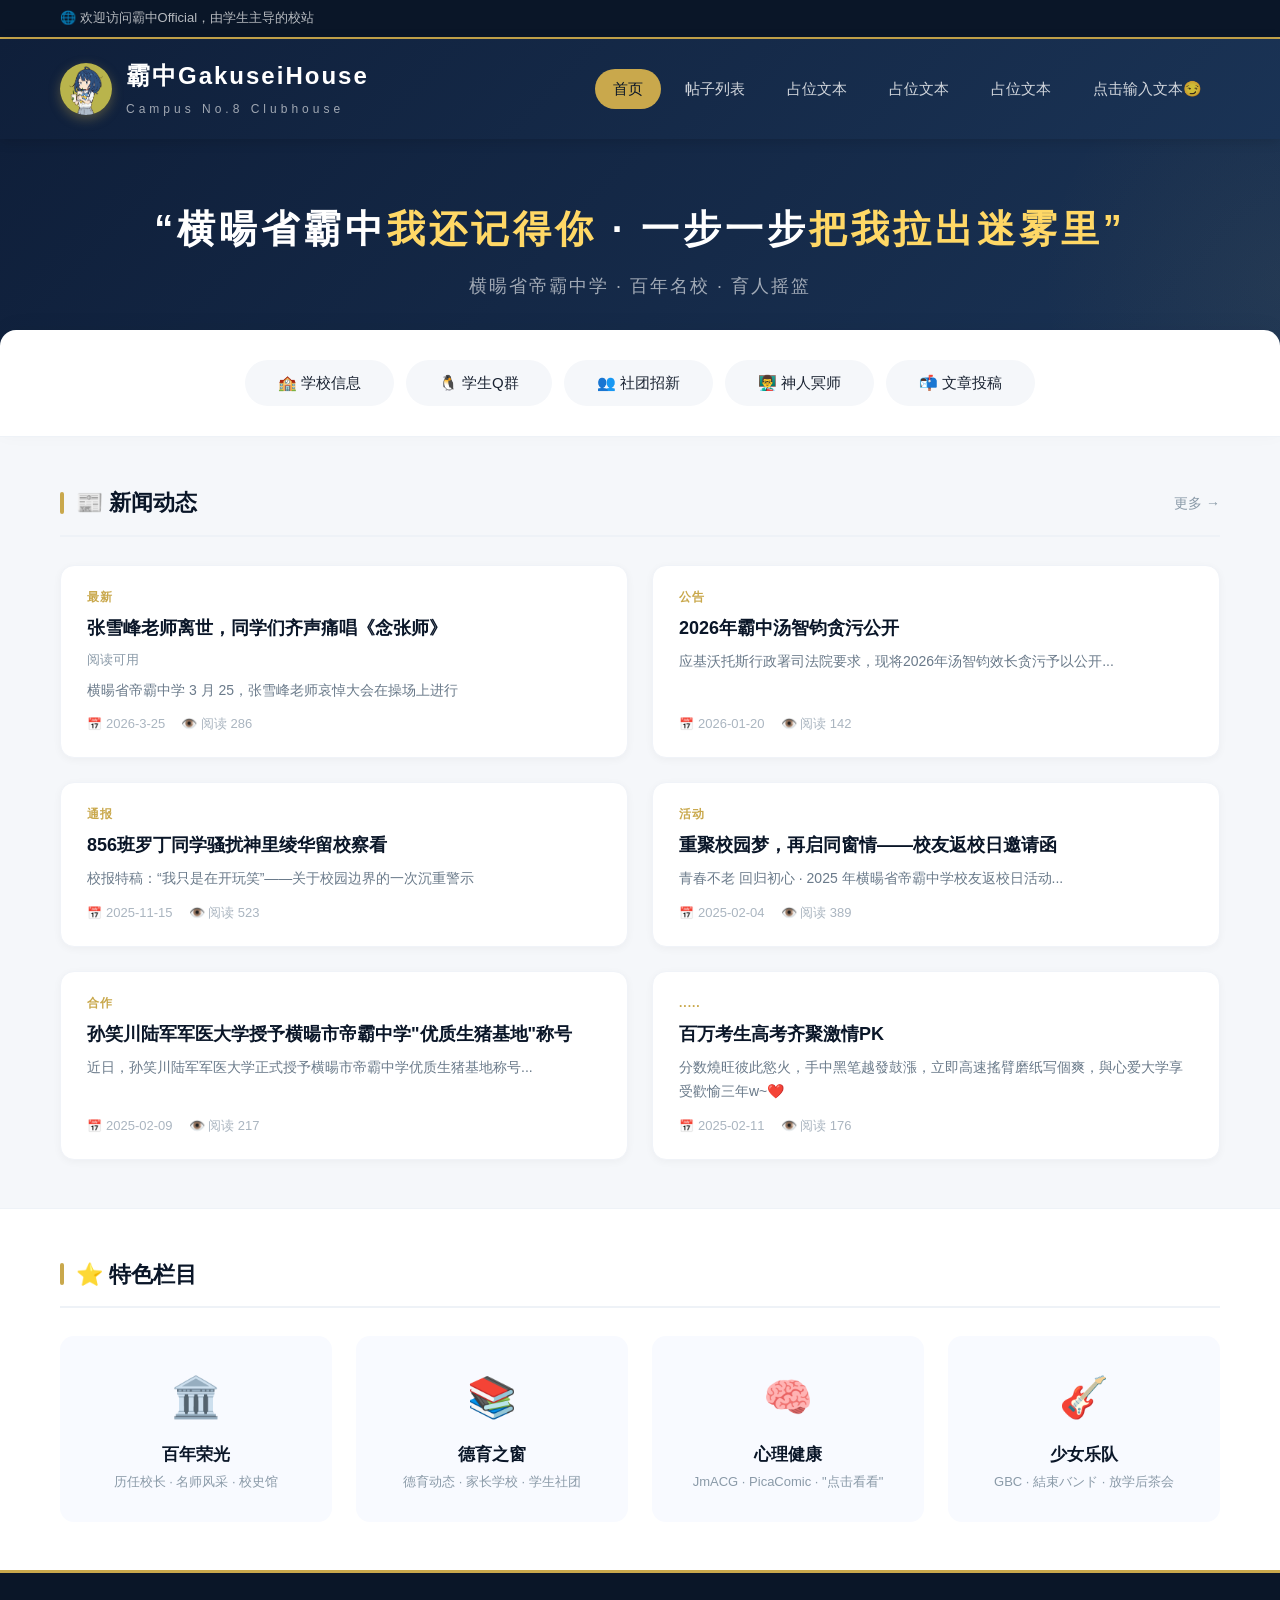
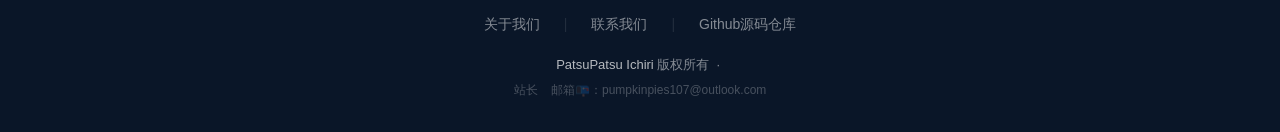
<file: index.html>
<!DOCTYPE html>
<html lang="zh-CN">
<head>
    <meta charset="UTF-8">
    <meta name="viewport" content="width=device-width, initial-scale=1.0">
    <title>霸中GakuseiHouse</title>
    
<link rel="stylesheet" href="css/general.css">
<link rel="stylesheet" href="css/index.css">
    
</head>
<body>

    <!-- ===== 顶部栏 ===== -->
    <div class="top-bar">
        <div class="container">
            <span>🌐 欢迎访问霸中Official，由学生主导的校站</span>
        </div>
    </div>

    <!-- ===== 头部 ===== -->
    <header class="header">
        <div class="container">
            <div class="logo">
                <!-- 图片 Logo: 请将 logo 图片放在同目录下，命名为 logo.png (或修改 src 路径) -->
                <div class="logo-icon">
                    <img src="logo.png" alt="霸中GakuseiHouse Logo">
                </div>
                <div class="logo-text">
                    <h1>霸中GakuseiHouse</h1>
                    <span>Campus No.8 Clubhouse</span>
                </div>
            </div>
            <nav class="nav">
                <a href="nothing.html" class="active">首页</a>
                <a href="nothing.html">帖子列表</a>
                <a href="nothing.html">占位文本</a>
                <a href="nothing.html">占位文本</a>
                <a href="nothing.html">占位文本</a>
                <a href="nothing.html">点击输入文本😏</a>
            </nav>
        </div>
    </header>

    <!-- ===== Banner ===== -->
    <section class="banner">
        <div class="container">
            <h2>“横暘省霸中<em>我还记得你</em> · 一步一步<em>把我拉出迷雾里”</em></h2>
            <p>横暘省帝霸中学 · 百年名校 · 育人摇篮</p>
        </div>
    </section>

    <!-- ===== 快捷入口 ===== -->
    <div class="quick-links">
        <div class="container">
            <ul>
                <li><a href="nothing.html">🏫 学校信息</a></li>
                <li><a href="nothing.html">🐧 学生Q群</a></li>
                <li><a href="nothing.html">👥 社团招新</a></li>
                <li><a href="nothing.html">👨‍🏫 神人冥师</a></li>
                <li><a href="nothing.html">📬 文章投稿</a></li>

            </ul>
        </div>
    </div>

    <!-- ===== 新闻动态 ===== -->
    <section class="section">
        <div class="container">
            <div class="section-title">
                <h3>📰 新闻动态</h3>
                <a href="nothing.html" class="more">更多 →</a>
            </div>

            <div class="news-grid">
                <!-- 卡片 1 -->
                <div class="news-card">
                    <span class="tag">最新</span>
                    <div class="title"><a href="./articles/article0001.html">张雪峰老师离世，同学们齐声痛唱《念张师》</a></div>
                    <span style="font-size: 13px; color: #8a9aa8;">阅读可用</span>
                    <!-- 临时调试用-->
                    
                    <div class="desc">横暘省帝霸中学 3 月 25，张雪峰老师哀悼大会在操场上进行</div>
                    <div class="meta">
                        <span class="date">2026-3-25</span>
                        <span>👁️ 阅读 286</span>
                    </div>
                </div>

                <!-- 卡片 2 -->
                <div class="news-card">
                    <span class="tag">公告</span>
                    <div class="title"><a href="nothing.html">2026年霸中汤智钧贪污公开</a></div>
                    <div class="desc">应基沃托斯行政署司法院要求，现将2026年汤智钧效长贪污予以公开...</div>
                    <div class="meta">
                        <span class="date">2026-01-20</span>
                        <span>👁️ 阅读 142</span>
                    </div>
                </div>

                <!-- 卡片 3 -->
                <div class="news-card">
                    <span class="tag">通报</span>
                    <div class="title"><a href="nothing.html">856班罗丁同学骚扰神里绫华留校察看</a></div>
                    <div class="desc">校报特稿：“我只是在开玩笑”——关于校园边界的一次沉重警示</div>
                    <div class="meta">
                        <span class="date">2025-11-15</span>
                        <span>👁️ 阅读 523</span>
                    </div>
                </div>

                <!-- 卡片 4 -->
                <div class="news-card">
                    <span class="tag">活动</span>
                    <div class="title"><a href="nothing.html">重聚校园梦，再启同窗情——校友返校日邀请函</a></div>
                    <div class="desc">青春不老 回归初心 · 2025 年横暘省帝霸中学校友返校日活动...</div>
                    <div class="meta">
                        <span class="date">2025-02-04</span>
                        <span>👁️ 阅读 389</span>
                    </div>
                </div>

                <!-- 卡片 5 -->
                <div class="news-card">
                    <span class="tag">合作</span>
                    <div class="title"><a href="nothing.html">孙笑川陆军军医大学授予横暘市帝霸中学"优质生猪基地"称号</a></div>
                    <div class="desc">近日，孙笑川陆军军医大学正式授予横暘市帝霸中学优质生猪基地称号...</div>
                    <div class="meta">
                        <span class="date">2025-02-09</span>
                        <span>👁️ 阅读 217</span>
                    </div>
                </div>

                <!-- 卡片 6 -->
                <div class="news-card">
                    <span class="tag">.....</span>
                    <div class="title"><a href="nothing.html">百万考生高考齐聚激情PK</a></div>
                    <div class="desc">分数燒旺彼此慾火，手中黑笔越發鼓漲，立即高速搖臂磨纸写個爽，與心爱大学享受歡愉三年w~❤️</div>
                    <div class="meta">
                        <span class="date">2025-02-11</span>
                        <span>👁️ 阅读 176</span>
                    </div>
                </div>
            </div>
        </div>
    </section>

    <!-- ===== 特色栏目 ===== -->
    <section class="features">
        <div class="container">
            <div class="section-title">
                <h3>⭐ 特色栏目</h3>
            </div>
            <div class="features-grid">
                <div class="feature-item">
                    <span class="icon">🏛️</span>
                    <h4>百年荣光</h4>
                    <p>历任校长 · 名师风采 · 校史馆</p>
                </div>
                <div class="feature-item">
                    <span class="icon">📚</span>
                    <h4>德育之窗</h4>
                    <p>德育动态 · 家长学校 · 学生社团</p>
                </div>
                <div class="feature-item">
                    <span class="icon">🧠</span>
                    <h4><a href="https://www.studytimes.cn/whjy/202606/t20260605_88150.html" style="text-decoration: none; color: inherit;">心理健康</a></h4>
                    <p>JmACG · PicaComic · "点击看看"</p>
                </div>
                <div class="feature-item">
                    <span class="icon">🎸</span>
                    <h4>少女乐队</h4>
                    <p>GBC · 結束バンド · 放学后茶会</p>
                </div>
            </div>
        </div>
    </section>

    <!-- ===== 底部 ===== -->
    <footer class="footer">
        <div class="container">
            <div class="footer-links">
                <a href="nothing.html">关于我们</a>
                <span class="split">|</span>
                <a href="nothing.html">联系我们</a>
                <span class="split">|</span>
                <a href="https://github.com/PatsuPatsu-Ichiri/PatsuPatsu-Ichiri.github.io">Github源码仓库</a>
            </div>
            <div class="copy">
                <p>
                    <span class="highlight">PatsuPatsu Ichiri</span> 版权所有 &nbsp;·&nbsp;
                </p>

                <p style="margin-top:4px; font-size:12px; color:rgba(255,255,255,0.25);">
                    站长 &nbsp;&nbsp; 邮箱📭：pumpkinpies107@outlook.com
                </p>
            </div>
        </div>
    </footer>

</body>
</html>
</file>
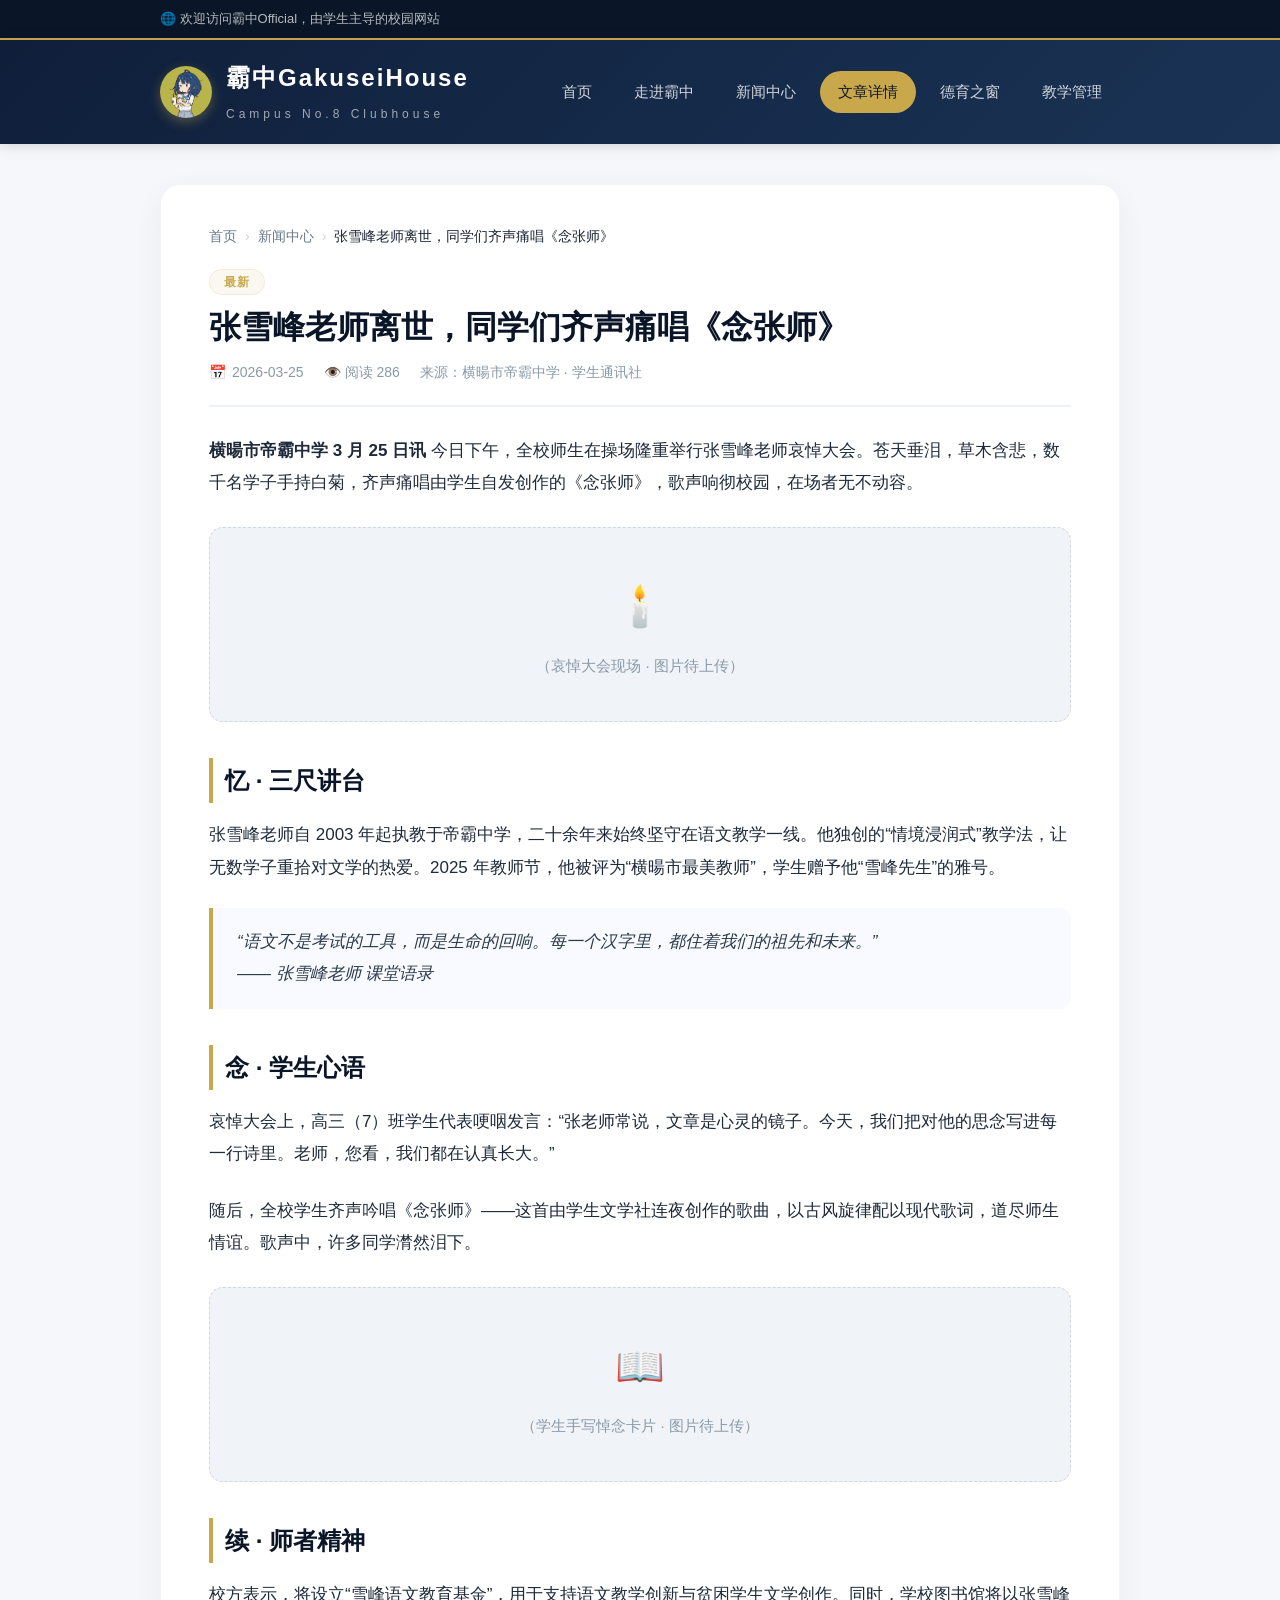
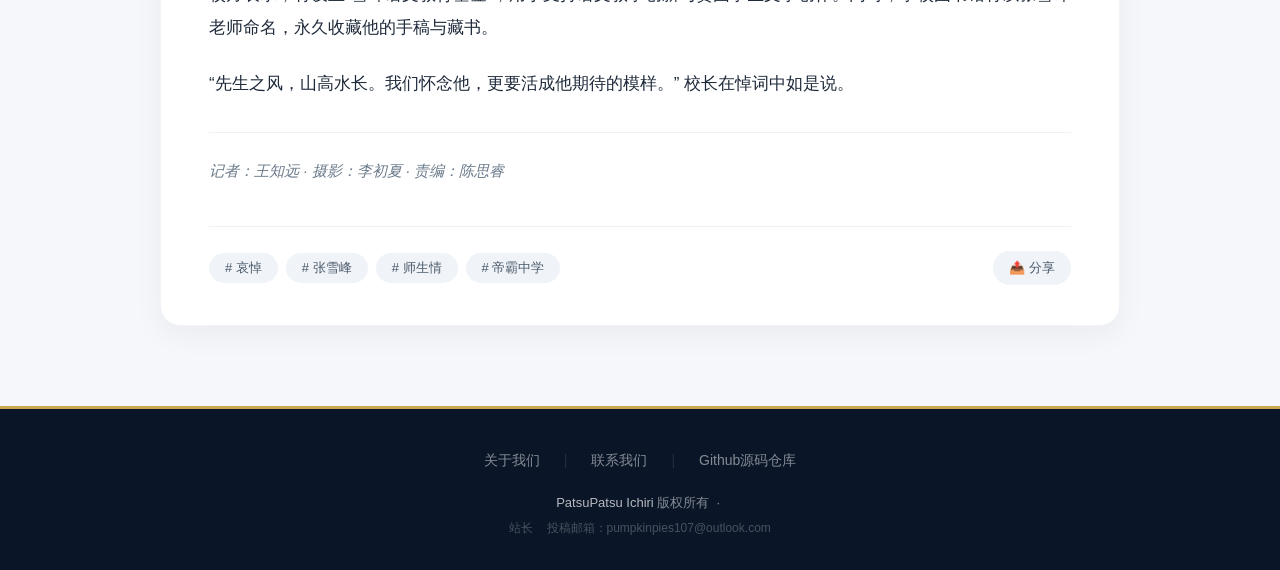
<file: articles/article0001.html>
<!DOCTYPE html>
<html lang="zh-CN">
<head>
    <meta charset="UTF-8">
    <meta name="viewport" content="width=device-width, initial-scale=1.0">
    <title>文章详情 · 霸中GakuseiHouse</title>
    <style>
        /* ===== 全局重置 & 基础 ===== */
        * {
            margin: 0;
            padding: 0;
            box-sizing: border-box;
        }

        body {
            font-family: "PingFang SC", "Microsoft YaHei", "Helvetica Neue", Arial, sans-serif;
            background: #f5f7fa;
            color: #1a2332;
            line-height: 1.7;
        }

        a {
            text-decoration: none;
            color: inherit;
        }

        ul {
            list-style: none;
        }

        .container {
            max-width: 1000px;
            margin: 0 auto;
            padding: 0 20px;
        }

        /* ===== 顶部栏 ===== */
        .top-bar {
            background: #0a1628;
            color: rgba(255, 255, 255, 0.7);
            font-size: 13px;
            padding: 8px 0;
            border-bottom: 2px solid #c9a84c;
        }

        .top-bar .container {
            display: flex;
            justify-content: space-between;
            align-items: center;
            flex-wrap: wrap;
            gap: 8px;
        }

        .top-bar a {
            color: rgba(255, 255, 255, 0.7);
            transition: color 0.2s;
        }
        .top-bar a:hover {
            color: #ffd866;
        }

        .top-bar .split {
            color: rgba(255, 255, 255, 0.2);
            margin: 0 10px;
        }

        .top-bar .right {
            display: flex;
            align-items: center;
            gap: 6px;
            flex-wrap: wrap;
        }

        /* ===== 头部 ===== */
        .header {
            background: linear-gradient(135deg, #0f1f3a 0%, #1a3355 100%);
            padding: 18px 0;
            box-shadow: 0 2px 12px rgba(0, 0, 0, 0.15);
            position: sticky;
            top: 0;
            z-index: 100;
        }

        .header .container {
            display: flex;
            justify-content: space-between;
            align-items: center;
            flex-wrap: wrap;
            gap: 16px;
        }

        .logo {
            display: flex;
            align-items: center;
            gap: 14px;
        }

        .logo-icon {
            width: 52px;
            height: 52px;
            flex-shrink: 0;
            border-radius: 50%;
            overflow: hidden;
            box-shadow: 0 4px 12px rgba(201, 168, 76, 0.35);
            background: #0a1628;
            display: flex;
            align-items: center;
            justify-content: center;
        }

        .logo-icon img {
            width: 100%;
            height: 100%;
            object-fit: cover;
            display: block;
        }

        .logo-text {
            color: #fff;
        }
        .logo-text h1 {
            font-size: 24px;
            font-weight: 700;
            letter-spacing: 2px;
        }
        .logo-text span {
            font-size: 12px;
            color: rgba(255, 255, 255, 0.6);
            letter-spacing: 4px;
        }

        /* ===== 导航 ===== */
        .nav {
            display: flex;
            gap: 6px;
            flex-wrap: wrap;
        }

        .nav a {
            color: rgba(255, 255, 255, 0.8);
            padding: 8px 18px;
            border-radius: 30px;
            font-size: 15px;
            font-weight: 500;
            transition: all 0.25s;
            position: relative;
        }

        .nav a:hover,
        .nav a.active {
            background: rgba(201, 168, 76, 0.18);
            color: #ffd866;
        }

        .nav a.active {
            background: #c9a84c;
            color: #0a1628;
        }

        /* ===== 文章详情主体 ===== */
        .article-wrapper {
            padding: 40px 0 60px;
        }

        .article-card {
            background: #ffffff;
            border-radius: 20px;
            box-shadow: 0 8px 30px rgba(0, 0, 0, 0.05);
            padding: 40px 48px;
            border: 1px solid #f0f3f8;
            transition: all 0.2s;
        }

        /* 面包屑 */
        .breadcrumb {
            font-size: 14px;
            color: #8a9aa8;
            margin-bottom: 18px;
            display: flex;
            align-items: center;
            gap: 8px;
            flex-wrap: wrap;
        }

        .breadcrumb a {
            color: #6a7a8a;
            transition: color 0.2s;
        }
        .breadcrumb a:hover {
            color: #c9a84c;
        }
        .breadcrumb .sep {
            color: #d0d7e0;
        }
        .breadcrumb .current {
            color: #1a2332;
            font-weight: 500;
        }

        /* 文章标题区 */
        .article-header {
            border-bottom: 2px solid #eef2f7;
            padding-bottom: 20px;
            margin-bottom: 28px;
        }

        .article-header .tag {
            display: inline-block;
            font-size: 12px;
            font-weight: 600;
            color: #c9a84c;
            letter-spacing: 1px;
            text-transform: uppercase;
            background: rgba(201, 168, 76, 0.08);
            padding: 2px 14px;
            border-radius: 30px;
            margin-bottom: 12px;
            border: 1px solid rgba(201, 168, 76, 0.15);
        }

        .article-header h1 {
            font-size: 32px;
            font-weight: 700;
            color: #0a1628;
            line-height: 1.3;
            margin-bottom: 12px;
        }

        .article-meta {
            display: flex;
            flex-wrap: wrap;
            align-items: center;
            gap: 20px;
            font-size: 14px;
            color: #8a9aa8;
        }

        .article-meta .date {
            display: flex;
            align-items: center;
            gap: 6px;
        }
        .article-meta .date::before {
            content: "📅";
            font-size: 14px;
        }
        .article-meta .views {
            display: flex;
            align-items: center;
            gap: 4px;
        }
        .article-meta .views::before {
            content: "👁️";
            font-size: 14px;
        }

        /* 正文内容 */
        .article-body {
            font-size: 17px;
            color: #1e2a3a;
            line-height: 1.9;
        }

        .article-body p {
            margin-bottom: 24px;
        }

        .article-body h2 {
            font-size: 24px;
            font-weight: 700;
            margin: 36px 0 16px;
            color: #0a1628;
            padding-left: 12px;
            border-left: 4px solid #c9a84c;
        }

        .article-body h3 {
            font-size: 20px;
            font-weight: 600;
            margin: 28px 0 12px;
            color: #0f1f3a;
        }

        .article-body blockquote {
            background: #f8faff;
            border-left: 4px solid #c9a84c;
            padding: 18px 24px;
            margin: 24px 0;
            border-radius: 0 12px 12px 0;
            color: #2a3a4a;
            font-style: italic;
        }

        .article-body ul,
        .article-body ol {
            margin: 16px 0 24px 24px;
        }

        .article-body li {
            margin-bottom: 8px;
        }

        .article-body .img-placeholder {
            background: #f0f3f8;
            border-radius: 14px;
            padding: 40px 20px;
            text-align: center;
            color: #8a9aa8;
            border: 1px dashed #d0d7e0;
            margin: 28px 0;
            font-size: 15px;
        }

        .article-body .img-placeholder i {
            font-style: normal;
            display: block;
            font-size: 40px;
            margin-bottom: 8px;
        }

        /* 文章底部信息 */
        .article-footer {
            margin-top: 40px;
            padding-top: 24px;
            border-top: 1px solid #eef2f7;
            display: flex;
            justify-content: space-between;
            align-items: center;
            flex-wrap: wrap;
            gap: 16px;
        }

        .article-footer .tags {
            display: flex;
            gap: 8px;
            flex-wrap: wrap;
        }

        .article-footer .tags span {
            background: #f0f3f8;
            padding: 4px 16px;
            border-radius: 30px;
            font-size: 13px;
            color: #4a5a6a;
        }

        .article-footer .share {
            display: flex;
            gap: 12px;
            align-items: center;
        }

        .article-footer .share a {
            display: inline-block;
            padding: 6px 16px;
            border-radius: 30px;
            background: #f0f3f8;
            font-size: 13px;
            color: #4a5a6a;
            transition: all 0.2s;
        }

        .article-footer .share a:hover {
            background: #0a1628;
            color: #ffd866;
        }

        /* ===== 底部 ===== */
        .footer {
            background: #0a1628;
            color: rgba(255, 255, 255, 0.5);
            padding: 40px 0 30px;
            text-align: center;
            font-size: 14px;
            border-top: 3px solid #c9a84c;
            margin-top: 20px;
        }

        .footer .footer-links {
            display: flex;
            justify-content: center;
            gap: 24px;
            flex-wrap: wrap;
            margin-bottom: 18px;
        }

        .footer .footer-links a {
            color: rgba(255, 255, 255, 0.5);
            transition: color 0.2s;
        }
        .footer .footer-links a:hover {
            color: #ffd866;
        }

        .footer .footer-links .split {
            color: rgba(255, 255, 255, 0.1);
        }

        .footer .copy {
            font-size: 13px;
            line-height: 1.8;
        }

        .footer .copy .highlight {
            color: rgba(255, 255, 255, 0.7);
        }

        /* ===== 响应式 ===== */
        @media (max-width: 768px) {
            .header .container {
                flex-direction: column;
                align-items: stretch;
                gap: 12px;
            }
            .logo {
                justify-content: center;
            }
            .nav {
                justify-content: center;
            }

            .article-card {
                padding: 24px 20px;
            }

            .article-header h1 {
                font-size: 24px;
            }

            .article-body {
                font-size: 16px;
            }

            .article-meta {
                gap: 12px;
                font-size: 13px;
            }

            .top-bar .container {
                flex-direction: column;
                text-align: center;
            }
        }

        @media (max-width: 480px) {
            .logo-icon {
                width: 40px;
                height: 40px;
            }
            .logo-text h1 {
                font-size: 18px;
            }
            .logo-text span {
                font-size: 10px;
            }
            .nav a {
                padding: 6px 12px;
                font-size: 13px;
            }
            .article-card {
                padding: 16px 14px;
            }
            .article-header h1 {
                font-size: 20px;
            }
            .article-body {
                font-size: 15px;
            }
            .article-footer {
                flex-direction: column;
                align-items: flex-start;
            }
        }
    </style>
</head>
<body>

    <!-- ===== 顶部栏 ===== -->
    <div class="top-bar">
        <div class="container">
            <span>🌐 欢迎访问霸中Official，由学生主导的校园网站</span>
        </div>
    </div>

    <!-- ===== 头部 ===== -->
    <header class="header">
        <div class="container">
            <div class="logo">
                <div class="logo-icon">
                    <img src="../logo.png" alt="霸中GakuseiHouse Logo">
                </div>
                <div class="logo-text">
                    <h1>霸中GakuseiHouse</h1>
                    <span>Campus No.8 Clubhouse</span>
                </div>
            </div>
            <nav class="nav">
                <a href="nothing.html">首页</a>
                <a href="nothing.html">走进霸中</a>
                <a href="nothing.html">新闻中心</a>
                <a href="nothing.html" class="active">文章详情</a>
                <a href="nothing.html">德育之窗</a>
                <a href="nothing.html">教学管理</a>
            </nav>
        </div>
    </header>

    <!-- ===== 文章详情 ===== -->
    <main class="article-wrapper">
        <div class="container">
            <div class="article-card">

                <!-- 面包屑 -->
                <div class="breadcrumb">
                    <a href="nothing.html">首页</a>
                    <span class="sep">›</span>
                    <a href="nothing.html">新闻中心</a>
                    <span class="sep">›</span>
                    <span class="current">张雪峰老师离世，同学们齐声痛唱《念张师》</span>
                </div>

                <!-- 文章头部 -->
                <div class="article-header">
                    <span class="tag">最新</span>
                    <h1>张雪峰老师离世，同学们齐声痛唱《念张师》</h1>
                    <div class="article-meta">
                        <span class="date">2026-03-25</span>
                        <span class="views">阅读 286</span>
                        <span>来源：横暘市帝霸中学 · 学生通讯社</span>
                    </div>
                </div>

                <!-- 文章正文 -->
                <div class="article-body">
                    <p><strong>横暘市帝霸中学 3 月 25 日讯</strong> 今日下午，全校师生在操场隆重举行张雪峰老师哀悼大会。苍天垂泪，草木含悲，数千名学子手持白菊，齐声痛唱由学生自发创作的《念张师》，歌声响彻校园，在场者无不动容。</p>

                    <div class="img-placeholder">
                        <i>🕯️</i>
                        （哀悼大会现场 · 图片待上传）
                    </div>

                    <h2>忆 · 三尺讲台</h2>
                    <p>张雪峰老师自 2003 年起执教于帝霸中学，二十余年来始终坚守在语文教学一线。他独创的“情境浸润式”教学法，让无数学子重拾对文学的热爱。2025 年教师节，他被评为“横暘市最美教师”，学生赠予他“雪峰先生”的雅号。</p>

                    <blockquote>
                        “语文不是考试的工具，而是生命的回响。每一个汉字里，都住着我们的祖先和未来。”
                        <br>—— 张雪峰老师 课堂语录
                    </blockquote>

                    <h2>念 · 学生心语</h2>
                    <p>哀悼大会上，高三（7）班学生代表哽咽发言：“张老师常说，文章是心灵的镜子。今天，我们把对他的思念写进每一行诗里。老师，您看，我们都在认真长大。”</p>
                    <p>随后，全校学生齐声吟唱《念张师》——这首由学生文学社连夜创作的歌曲，以古风旋律配以现代歌词，道尽师生情谊。歌声中，许多同学潸然泪下。</p>

                    <div class="img-placeholder">
                        <i>📖</i>
                        （学生手写悼念卡片 · 图片待上传）
                    </div>

                    <h2>续 · 师者精神</h2>
                    <p>校方表示，将设立“雪峰语文教育基金”，用于支持语文教学创新与贫困学生文学创作。同时，学校图书馆将以张雪峰老师命名，永久收藏他的手稿与藏书。</p>
                    <p>“先生之风，山高水长。我们怀念他，更要活成他期待的模样。” 校长在悼词中如是说。</p>

                    <p style="color: #6a7a8a; font-size: 15px; margin-top: 32px; border-top: 1px solid #eef2f7; padding-top: 24px;">
                        <em>记者：王知远 · 摄影：李初夏 · 责编：陈思睿</em>
                    </p>
                </div>

                <!-- 文章底部 -->
                <div class="article-footer">
                    <div class="tags">
                        <span># 哀悼</span>
                        <span># 张雪峰</span>
                        <span># 师生情</span>
                        <span># 帝霸中学</span>
                    </div>
                    <div class="share">
                        <a href="#">📤 分享</a>
                    </div>
                </div>

            </div>
        </div>
    </main>

    <!-- ===== 底部 ===== -->
    <footer class="footer">
        <div class="container">
            <div class="footer-links">
                <a href="nothing.html">关于我们</a>
                <span class="split">|</span>
                <a href="nothing.html">联系我们</a>
                <span class="split">|</span>
                <a href="https://github.com/PatsuPatsu-Ichiri/PatsuPatsu-Ichiri.github.io">Github源码仓库</a>
            </div>
            <div class="copy">
                <p>
                    <span class="highlight">PatsuPatsu Ichiri</span> 版权所有 &nbsp;·&nbsp;
                </p>
                <p style="margin-top:4px; font-size:12px; color:rgba(255,255,255,0.25);">
                    站长 &nbsp;&nbsp; 投稿邮箱：pumpkinpies107@outlook.com
                </p>
            </div>
        </div>
    </footer>

</body>
</html>
</file>
<file: css/general.css>
/* ===== 全局重置 & 基础 ===== */
* {
    margin: 0;
    padding: 0;
    box-sizing: border-box;
}

body {
    font-family: "PingFang SC", "Microsoft YaHei", "Helvetica Neue", Arial, sans-serif;
    background: #f5f7fa;
    color: #1a2332;
    line-height: 1.6;
}

a {
    text-decoration: none;
    color: inherit;
}

ul {
    list-style: none;
}

.container {
    max-width: 1200px;
    margin: 0 auto;
    padding: 0 20px;
}

/* ===== 顶部栏 ===== */
.top-bar {
    background: #0a1628;
    color: rgba(255, 255, 255, 0.7);
    font-size: 13px;
    padding: 8px 0;
    border-bottom: 2px solid #c9a84c;
}

.top-bar .container {
    display: flex;
    justify-content: space-between;
    align-items: center;
    flex-wrap: wrap;
    gap: 8px;
}

.top-bar a {
    color: rgba(255, 255, 255, 0.7);
    transition: color 0.2s;
}
.top-bar a:hover {
    color: #ffd866;
}

.top-bar .split {
    color: rgba(255, 255, 255, 0.2);
    margin: 0 10px;
}

.top-bar .right {
    display: flex;
    align-items: center;
    gap: 6px;
    flex-wrap: wrap;
}

/* ===== 头部 ===== */
.header {
    background: linear-gradient(135deg, #0f1f3a 0%, #1a3355 100%);
    padding: 18px 0;
    box-shadow: 0 2px 12px rgba(0, 0, 0, 0.15);
    position: sticky;
    top: 0;
    z-index: 100;
}

.header .container {
    display: flex;
    justify-content: space-between;
    align-items: center;
    flex-wrap: wrap;
    gap: 16px;
}

.logo {
    display: flex;
    align-items: center;
    gap: 14px;
}

.logo-icon {
    width: 52px;
    height: 52px;
    flex-shrink: 0;
    border-radius: 50%;
    overflow: hidden;
    box-shadow: 0 4px 12px rgba(201, 168, 76, 0.35);
    background: #0a1628;
    display: flex;
    align-items: center;
    justify-content: center;
}

.logo-icon img {
    width: 100%;
    height: 100%;
    object-fit: cover;
    display: block;
}

.logo-text {
    color: #fff;
}
.logo-text h1 {
    font-size: 24px;
    font-weight: 700;
    letter-spacing: 2px;
}
.logo-text span {
    font-size: 12px;
    color: rgba(255, 255, 255, 0.6);
    letter-spacing: 4px;
}

/* ===== 导航 ===== */
.nav {
    display: flex;
    gap: 6px;
    flex-wrap: wrap;
}

.nav a {
    color: rgba(255, 255, 255, 0.8);
    padding: 8px 18px;
    border-radius: 30px;
    font-size: 15px;
    font-weight: 500;
    transition: all 0.25s;
    position: relative;
}

.nav a:hover,
.nav a.active {
    background: rgba(201, 168, 76, 0.18);
    color: #ffd866;
}

.nav a.active {
    background: #c9a84c;
    color: #0a1628;
}

/* ===== 底部 ===== */
.footer {
    background: #0a1628;
    color: rgba(255, 255, 255, 0.5);
    padding: 40px 0 30px;
    text-align: center;
    font-size: 14px;
    border-top: 3px solid #c9a84c;
}

.footer .footer-links {
    display: flex;
    justify-content: center;
    gap: 24px;
    flex-wrap: wrap;
    margin-bottom: 18px;
}

.footer .footer-links a {
    color: rgba(255, 255, 255, 0.5);
    transition: color 0.2s;
}
.footer .footer-links a:hover {
    color: #ffd866;
}

.footer .footer-links .split {
    color: rgba(255, 255, 255, 0.1);
}

.footer .copy {
    font-size: 13px;
    line-height: 1.8;
}

.footer .copy .highlight {
    color: rgba(255, 255, 255, 0.7);
}

@media (max-width: 768px) {
    .header .container {
        flex-direction: column;
        align-items: stretch;
        gap: 12px;
    }
    .logo {
        justify-content: center;
    }
    .nav {
        justify-content: center;
    }
    .top-bar .container {
        flex-direction: column;
        text-align: center;
    }
}
@media (max-width: 480px) {
    .logo-icon {
        width: 40px;
        height: 40px;
    }
    .logo-text h1 {
        font-size: 18px;
    }
    .logo-text span {
        font-size: 10px;
    }
    .nav a {
        padding: 6px 12px;
        font-size: 13px;
    }
}
</file>
<file: css/index.css>
/* ===== 搜索框 ===== */
.search-box {
    display: flex;
    align-items: center;
    background: rgba(255, 255, 255, 0.08);
    border-radius: 30px;
    padding: 2px 4px 2px 16px;
    border: 1px solid rgba(255, 255, 255, 0.08);
    transition: border 0.3s;
}
.search-box:focus-within {
    border-color: #c9a84c;
}
.search-box input {
    background: none;
    border: none;
    outline: none;
    color: #fff;
    font-size: 14px;
    padding: 8px 0;
    width: 160px;
}
.search-box input::placeholder {
    color: rgba(255, 255, 255, 0.35);
}
.search-box button {
    background: #c9a84c;
    border: none;
    color: #0a1628;
    padding: 7px 18px;
    border-radius: 30px;
    font-weight: 600;
    font-size: 13px;
    cursor: pointer;
    transition: background 0.25s;
}
.search-box button:hover {
    background: #b8922e;
}

/* ===== Banner ===== */
.banner {
    background: linear-gradient(135deg, #0f1f3a 0%, #1a3355 100%);
    padding: 60px 0 50px;
    text-align: center;
    border-bottom: 4px solid #c9a84c;
    position: relative;
    overflow: hidden;
}
.banner::before {
    content: "";
    position: absolute;
    top: -50%;
    right: -20%;
    width: 500px;
    height: 500px;
    background: radial-gradient(circle, rgba(201, 168, 76, 0.06) 0%, transparent 70%);
    border-radius: 50%;
    pointer-events: none;
}
.banner h2 {
    color: #fff;
    font-size: 38px;
    font-weight: 700;
    letter-spacing: 4px;
    position: relative;
}
.banner h2 em {
    color: #ffd866;
    font-style: normal;
}
.banner p {
    color: rgba(255, 255, 255, 0.6);
    font-size: 18px;
    margin-top: 12px;
    letter-spacing: 2px;
    position: relative;
}

/* ===== 快捷入口 ===== */
.quick-links {
    background: #fff;
    padding: 30px 0;
    border-bottom: 1px solid #eef2f7;
    margin-top: -24px;
    position: relative;
    z-index: 2;
    border-radius: 16px 16px 0 0;
    box-shadow: 0 -4px 20px rgba(0, 0, 0, 0.04);
}
.quick-links ul {
    display: flex;
    justify-content: center;
    gap: 12px;
    flex-wrap: wrap;
}
.quick-links a {
    display: inline-block;
    padding: 10px 32px;
    background: #f5f7fa;
    border-radius: 40px;
    font-size: 15px;
    font-weight: 500;
    color: #1a2332;
    transition: all 0.25s;
    border: 1px solid transparent;
}
.quick-links a:hover {
    background: #0a1628;
    color: #ffd866;
    border-color: #c9a84c;
    transform: translateY(-2px);
    box-shadow: 0 8px 24px rgba(10, 22, 40, 0.12);
}

/* ===== 新闻区域 ===== */
.section {
    padding: 48px 0;
}
.section-title {
    display: flex;
    justify-content: space-between;
    align-items: center;
    margin-bottom: 28px;
    padding-bottom: 14px;
    border-bottom: 2px solid #eef2f7;
}
.section-title h3 {
    font-size: 22px;
    font-weight: 700;
    color: #0a1628;
    position: relative;
    padding-left: 16px;
}
.section-title h3::before {
    content: "";
    position: absolute;
    left: 0;
    top: 50%;
    transform: translateY(-50%);
    width: 4px;
    height: 22px;
    background: #c9a84c;
    border-radius: 4px;
}
.section-title .more {
    color: #8a9aa8;
    font-size: 14px;
    transition: color 0.2s;
}
.section-title .more:hover {
    color: #c9a84c;
}

/* ===== 新闻网格 ===== */
.news-grid {
    display: grid;
    grid-template-columns: 1fr 1fr;
    gap: 24px;
}
.news-card {
    background: #fff;
    border-radius: 14px;
    padding: 22px 26px;
    box-shadow: 0 2px 8px rgba(0, 0, 0, 0.04);
    transition: all 0.3s;
    border: 1px solid #f0f3f8;
    display: flex;
    flex-direction: column;
    gap: 8px;
}
.news-card:hover {
    transform: translateY(-4px);
    box-shadow: 0 12px 32px rgba(0, 0, 0, 0.07);
    border-color: #c9a84c;
}
.news-card .tag {
    font-size: 12px;
    color: #c9a84c;
    font-weight: 600;
    letter-spacing: 1px;
    text-transform: uppercase;
}
.news-card .title {
    font-size: 18px;
    font-weight: 600;
    color: #0a1628;
    line-height: 1.5;
}
.news-card .title a {
    transition: color 0.2s;
}
.news-card .title a:hover {
    color: #c9a84c;
}
.news-card .desc {
    font-size: 14px;
    color: #6a7a8a;
    line-height: 1.7;
    flex: 1;
}
.news-card .meta {
    font-size: 13px;
    color: #aab5c0;
    display: flex;
    align-items: center;
    gap: 16px;
    margin-top: 4px;
}
.news-card .meta .date {
    display: flex;
    align-items: center;
    gap: 4px;
}
.news-card .meta .date::before {
    content: "📅";
    font-size: 12px;
}

/* ===== 特色区域 ===== */
.features {
    background: #fff;
    padding: 48px 0;
    border-top: 1px solid #eef2f7;
}
.features-grid {
    display: grid;
    grid-template-columns: repeat(4, 1fr);
    gap: 24px;
}
.feature-item {
    text-align: center;
    padding: 28px 16px;
    border-radius: 14px;
    background: #f8faff;
    transition: all 0.3s;
    border: 1px solid transparent;
}
.feature-item:hover {
    border-color: #c9a84c;
    background: #fff;
    box-shadow: 0 8px 24px rgba(0, 0, 0, 0.05);
    transform: translateY(-4px);
}
.feature-item .icon {
    font-size: 40px;
    margin-bottom: 12px;
    display: block;
}
.feature-item h4 {
    font-size: 17px;
    font-weight: 600;
    color: #0a1628;
}
.feature-item p {
    font-size: 13px;
    color: #8a9aa8;
    margin-top: 4px;
}

@media (max-width: 992px) {
    .features-grid {
        grid-template-columns: repeat(2, 1fr);
    }
}
@media (max-width: 768px) {
    .search-box {
        width: 100%;
    }
    .search-box input {
        width: 100%;
    }
    .banner h2 {
        font-size: 26px;
    }
    .banner p {
        font-size: 15px;
    }
    .news-grid {
        grid-template-columns: 1fr;
    }
    .quick-links a {
        padding: 8px 18px;
        font-size: 13px;
    }
    .features-grid {
        grid-template-columns: 1fr 1fr;
        gap: 12px;
    }
    .section-title h3 {
        font-size: 18px;
    }

@media (max-width: 480px) {
    .features-grid {
        grid-template-columns: 1fr;
    }
    .banner h2 {
        font-size: 20px;
    }
    .news-card {
        padding: 16px 18px;
    }
    .news-card .title {
        font-size: 15px;
    }
}
</file>
